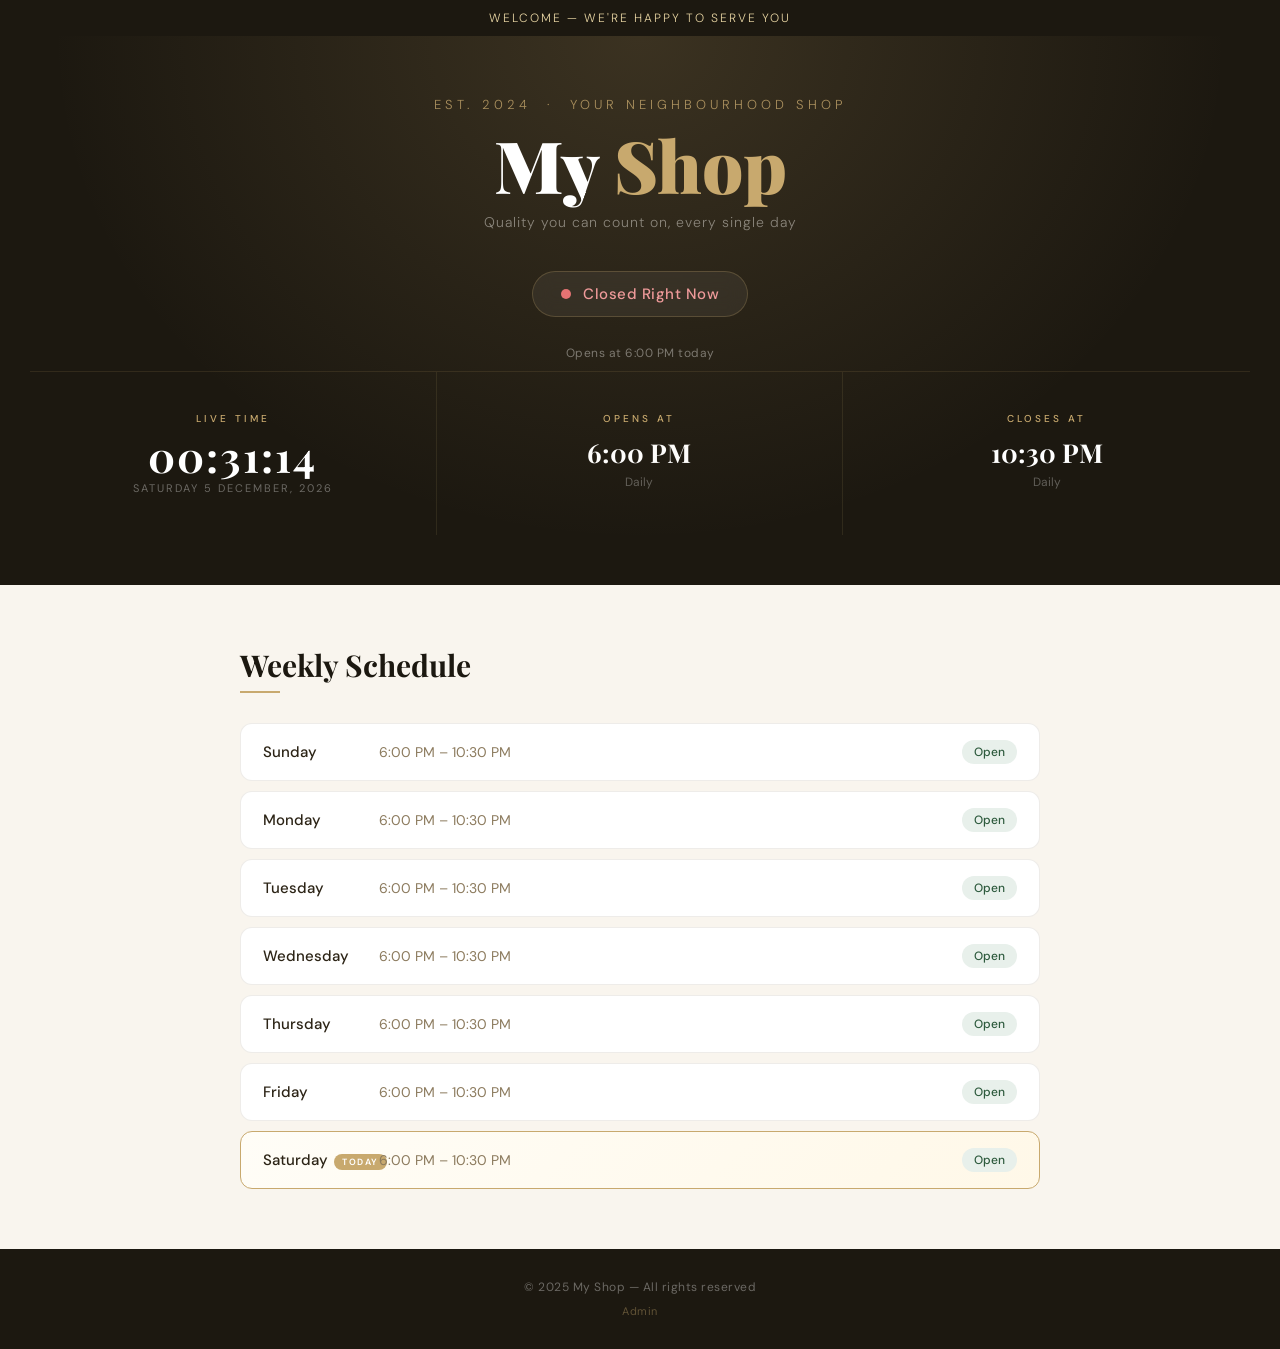
<file: index.html>
<!DOCTYPE html>
<html lang="en">
<head>
<meta charset="UTF-8">
<meta name="viewport" content="width=device-width, initial-scale=1.0">
<title>Ashok Goll Gappe</title>
<link href="https://fonts.googleapis.com/css2?family=Playfair+Display:wght@400;700;900&family=DM+Sans:wght@300;400;500&display=swap" rel="stylesheet">
<style>
  :root {
    --cream: #F9F5EE;
    --warm: #EDE8DF;
    --gold: #C8A96E;
    --gold-light: #E8D5A3;
    --dark: #1C1810;
    --brown: #5C4A2A;
    --green: #2D5A3D;
    --green-light: #E8F0EB;
    --red: #8B2E2E;
    --red-light: #F5E8E8;
    --text: #2C2416;
    --muted: #8C7B5E;
  }

  * { margin: 0; padding: 0; box-sizing: border-box; }

  body {
    font-family: 'DM Sans', sans-serif;
    background: var(--cream);
    color: var(--text);
    min-height: 100vh;
  }

  /* ── PUBLIC PAGE ── */
  #public-page {
    min-height: 100vh;
    display: flex;
    flex-direction: column;
  }

  .top-bar {
    background: var(--dark);
    color: var(--gold-light);
    text-align: center;
    padding: 10px;
    font-size: 12px;
    letter-spacing: 2px;
    text-transform: uppercase;
    font-family: 'DM Sans', sans-serif;
    font-weight: 300;
  }

  .hero {
    background: var(--dark);
    padding: 60px 30px 50px;
    text-align: center;
    position: relative;
    overflow: hidden;
  }

  .hero::before {
    content: '';
    position: absolute;
    inset: 0;
    background: radial-gradient(ellipse at 50% 0%, rgba(200,169,110,0.18) 0%, transparent 65%);
    pointer-events: none;
  }

  .hero-ornament {
    color: var(--gold);
    font-size: 13px;
    letter-spacing: 4px;
    text-transform: uppercase;
    margin-bottom: 14px;
    opacity: 0.8;
    font-weight: 300;
  }

  .shop-name {
    font-family: 'Playfair Display', serif;
    font-size: clamp(38px, 8vw, 72px);
    font-weight: 900;
    color: #fff;
    line-height: 1.05;
    margin-bottom: 10px;
    position: relative;
  }

  .shop-name span { color: var(--gold); }

  .shop-tagline {
    color: rgba(255,255,255,0.45);
    font-size: 14px;
    letter-spacing: 1px;
    font-weight: 300;
    margin-bottom: 40px;
  }

  /* Status card */
  .status-card {
    display: inline-flex;
    align-items: center;
    gap: 12px;
    background: rgba(255,255,255,0.06);
    border: 1px solid rgba(200,169,110,0.25);
    border-radius: 100px;
    padding: 12px 28px;
    margin-bottom: 16px;
    backdrop-filter: blur(10px);
  }

  .status-dot {
    width: 10px;
    height: 10px;
    border-radius: 50%;
    flex-shrink: 0;
    position: relative;
  }

  .status-dot.open {
    background: #4CAF50;
    box-shadow: 0 0 0 0 rgba(76,175,80,0.5);
    animation: pulse-green 2s infinite;
  }

  .status-dot.closed { background: #E57373; }

  @keyframes pulse-green {
    0% { box-shadow: 0 0 0 0 rgba(76,175,80,0.5); }
    70% { box-shadow: 0 0 0 8px rgba(76,175,80,0); }
    100% { box-shadow: 0 0 0 0 rgba(76,175,80,0); }
  }

  .status-text {
    font-size: 15px;
    font-weight: 500;
    color: #fff;
    letter-spacing: 0.5px;
  }

  .status-text.open { color: #A5D6A7; }
  .status-text.closed { color: #EF9A9A; }

  .next-event {
    color: rgba(255,255,255,0.4);
    font-size: 12px;
    letter-spacing: 0.5px;
  }

  /* Info grid */
  .info-grid {
    display: grid;
    grid-template-columns: repeat(auto-fit, minmax(240px, 1fr));
    gap: 0;
    border-top: 1px solid rgba(200,169,110,0.12);
    margin-top: 10px;
  }

  .info-block {
    padding: 40px 30px;
    border-right: 1px solid rgba(200,169,110,0.12);
    background: var(--dark);
    text-align: center;
  }

  .info-block:last-child { border-right: none; }

  .info-label {
    font-size: 10px;
    letter-spacing: 3px;
    text-transform: uppercase;
    color: var(--gold);
    margin-bottom: 10px;
    font-weight: 500;
  }

  .info-value {
    font-family: 'Playfair Display', serif;
    font-size: 26px;
    color: #fff;
    font-weight: 700;
  }

  .info-sub {
    font-size: 12px;
    color: rgba(255,255,255,0.3);
    margin-top: 4px;
  }

  /* Schedule section */
  .section {
    padding: 60px 30px;
    max-width: 860px;
    margin: 0 auto;
    width: 100%;
  }

  .section-title {
    font-family: 'Playfair Display', serif;
    font-size: 30px;
    font-weight: 700;
    margin-bottom: 6px;
    color: var(--dark);
  }

  .section-line {
    width: 40px;
    height: 2px;
    background: var(--gold);
    margin-bottom: 30px;
  }

  .week-grid {
    display: grid;
    gap: 10px;
  }

  .day-row {
    display: flex;
    align-items: center;
    background: #fff;
    border: 1px solid rgba(92,74,42,0.1);
    border-radius: 12px;
    padding: 16px 22px;
    gap: 16px;
    transition: box-shadow 0.2s;
  }

  .day-row:hover { box-shadow: 0 4px 20px rgba(92,74,42,0.08); }

  .day-row.today {
    border-color: var(--gold);
    background: linear-gradient(135deg, #fffdf7, #fff8e8);
  }

  .day-name {
    font-weight: 500;
    font-size: 15px;
    width: 100px;
    flex-shrink: 0;
    color: var(--text);
  }

  .today-badge {
    font-size: 9px;
    letter-spacing: 1.5px;
    text-transform: uppercase;
    background: var(--gold);
    color: #fff;
    padding: 2px 8px;
    border-radius: 20px;
    font-weight: 600;
    margin-left: 6px;
  }

  .day-time {
    flex: 1;
    font-size: 14px;
    color: var(--muted);
  }

  .day-status {
    font-size: 12px;
    font-weight: 500;
    padding: 4px 12px;
    border-radius: 20px;
  }

  .day-status.open-status {
    background: var(--green-light);
    color: var(--green);
  }

  .day-status.closed-status {
    background: var(--red-light);
    color: var(--red);
  }

  /* Notice banner */
  .notice-banner {
    background: linear-gradient(135deg, #FFF8E1, #FFF3CD);
    border: 1px solid #FFD54F;
    border-radius: 12px;
    padding: 18px 22px;
    margin-bottom: 20px;
    display: flex;
    align-items: flex-start;
    gap: 12px;
  }

  .notice-icon { font-size: 18px; flex-shrink: 0; margin-top: 1px; }

  .notice-text { font-size: 14px; color: #5D4037; line-height: 1.5; }
  .notice-text strong { display: block; margin-bottom: 2px; color: #3E2723; }

  /* Footer */
  footer {
    background: var(--dark);
    color: rgba(255,255,255,0.35);
    text-align: center;
    padding: 30px;
    font-size: 12px;
    margin-top: auto;
    letter-spacing: 0.5px;
  }

  .admin-link {
    color: rgba(200,169,110,0.4);
    text-decoration: none;
    cursor: pointer;
    font-size: 11px;
    transition: color 0.2s;
  }
  .admin-link:hover { color: var(--gold); }

  /* Live clock */
  .live-clock {
    font-family: 'Playfair Display', serif;
    font-size: 42px;
    color: #fff;
    font-weight: 700;
    letter-spacing: 2px;
    line-height: 1;
  }

  .live-date {
    font-size: 11px;
    color: rgba(255,255,255,0.35);
    letter-spacing: 2px;
    text-transform: uppercase;
    margin-top: 4px;
  }

  /* ── LOGIN PAGE ── */
  #login-page {
    display: none;
    min-height: 100vh;
    background: var(--dark);
    align-items: center;
    justify-content: center;
    padding: 20px;
  }

  .login-box {
    background: rgba(255,255,255,0.04);
    border: 1px solid rgba(200,169,110,0.2);
    border-radius: 20px;
    padding: 50px 40px;
    width: 100%;
    max-width: 420px;
    text-align: center;
    backdrop-filter: blur(20px);
    animation: fadeUp 0.4s ease;
  }

  @keyframes fadeUp {
    from { opacity: 0; transform: translateY(20px); }
    to { opacity: 1; transform: translateY(0); }
  }

  .login-logo {
    font-family: 'Playfair Display', serif;
    font-size: 28px;
    color: #fff;
    font-weight: 700;
    margin-bottom: 6px;
  }

  .login-logo span { color: var(--gold); }
  .login-sub { color: rgba(255,255,255,0.3); font-size: 13px; margin-bottom: 36px; }

  .form-group { margin-bottom: 16px; text-align: left; }

  .form-label {
    display: block;
    font-size: 11px;
    letter-spacing: 2px;
    text-transform: uppercase;
    color: var(--gold);
    margin-bottom: 8px;
    font-weight: 500;
  }

  .form-input {
    width: 100%;
    background: rgba(255,255,255,0.07);
    border: 1px solid rgba(200,169,110,0.2);
    border-radius: 10px;
    padding: 13px 16px;
    color: #fff;
    font-size: 15px;
    font-family: 'DM Sans', sans-serif;
    outline: none;
    transition: border-color 0.2s;
  }

  .form-input:focus { border-color: var(--gold); }
  .form-input::placeholder { color: rgba(255,255,255,0.2); }

  .login-btn {
    width: 100%;
    background: var(--gold);
    color: var(--dark);
    border: none;
    border-radius: 10px;
    padding: 14px;
    font-size: 15px;
    font-weight: 600;
    font-family: 'DM Sans', sans-serif;
    cursor: pointer;
    margin-top: 8px;
    letter-spacing: 0.5px;
    transition: background 0.2s, transform 0.1s;
  }

  .login-btn:hover { background: var(--gold-light); }
  .login-btn:active { transform: scale(0.98); }

  .login-error {
    color: #EF9A9A;
    font-size: 13px;
    margin-top: 10px;
    display: none;
  }

  .back-link {
    color: rgba(255,255,255,0.3);
    font-size: 13px;
    cursor: pointer;
    margin-top: 20px;
    display: inline-block;
    transition: color 0.2s;
  }
  .back-link:hover { color: rgba(255,255,255,0.6); }

  /* ── ADMIN PAGE ── */
  #admin-page {
    display: none;
    min-height: 100vh;
    background: #F4F1EC;
  }

  .admin-nav {
    background: var(--dark);
    padding: 16px 30px;
    display: flex;
    align-items: center;
    justify-content: space-between;
  }

  .admin-nav-logo {
    font-family: 'Playfair Display', serif;
    color: #fff;
    font-size: 18px;
    font-weight: 700;
  }

  .admin-nav-logo span { color: var(--gold); }

  .nav-actions { display: flex; gap: 10px; align-items: center; }

  .nav-btn {
    background: none;
    border: 1px solid rgba(200,169,110,0.3);
    color: rgba(255,255,255,0.6);
    padding: 7px 16px;
    border-radius: 8px;
    font-size: 13px;
    cursor: pointer;
    font-family: 'DM Sans', sans-serif;
    transition: all 0.2s;
  }

  .nav-btn:hover { border-color: var(--gold); color: var(--gold); }

  .admin-body {
    max-width: 900px;
    margin: 0 auto;
    padding: 40px 20px;
  }

  .admin-greeting {
    font-family: 'Playfair Display', serif;
    font-size: 28px;
    font-weight: 700;
    color: var(--dark);
    margin-bottom: 4px;
  }

  .admin-sub { color: var(--muted); font-size: 14px; margin-bottom: 36px; }

  .card {
    background: #fff;
    border: 1px solid rgba(92,74,42,0.1);
    border-radius: 16px;
    padding: 28px;
    margin-bottom: 20px;
    box-shadow: 0 2px 12px rgba(92,74,42,0.05);
  }

  .card-title {
    font-family: 'Playfair Display', serif;
    font-size: 18px;
    font-weight: 700;
    color: var(--dark);
    margin-bottom: 20px;
    padding-bottom: 14px;
    border-bottom: 1px solid rgba(92,74,42,0.08);
    display: flex;
    align-items: center;
    gap: 10px;
  }

  .card-icon { font-size: 18px; }

  /* Toggle switch */
  .toggle-row {
    display: flex;
    align-items: center;
    justify-content: space-between;
    padding: 16px 0;
    border-bottom: 1px solid rgba(92,74,42,0.06);
  }

  .toggle-row:last-child { border-bottom: none; padding-bottom: 0; }

  .toggle-label { font-size: 15px; font-weight: 500; color: var(--text); }
  .toggle-desc { font-size: 12px; color: var(--muted); margin-top: 2px; }

  .toggle {
    position: relative;
    width: 52px;
    height: 28px;
    flex-shrink: 0;
  }

  .toggle input { display: none; }

  .toggle-track {
    position: absolute;
    inset: 0;
    background: #ddd;
    border-radius: 14px;
    cursor: pointer;
    transition: background 0.3s;
  }

  .toggle input:checked ~ .toggle-track { background: var(--green); }

  .toggle-thumb {
    position: absolute;
    top: 4px;
    left: 4px;
    width: 20px;
    height: 20px;
    background: #fff;
    border-radius: 50%;
    transition: transform 0.3s;
    pointer-events: none;
    box-shadow: 0 1px 4px rgba(0,0,0,0.2);
  }

  .toggle input:checked ~ .toggle-track ~ .toggle-thumb { transform: translateX(24px); }

  /* Time input grid */
  .time-grid {
    display: grid;
    gap: 12px;
  }

  .time-row {
    display: grid;
    grid-template-columns: 110px 1fr 1fr;
    align-items: center;
    gap: 12px;
    padding: 10px 14px;
    background: #FAFAF8;
    border-radius: 10px;
    border: 1px solid rgba(92,74,42,0.07);
  }

  .time-day { font-size: 14px; font-weight: 500; color: var(--text); }

  .time-field { display: flex; flex-direction: column; gap: 4px; }

  .time-field label { font-size: 10px; letter-spacing: 1.5px; text-transform: uppercase; color: var(--muted); }

  .time-input {
    background: #fff;
    border: 1px solid rgba(92,74,42,0.15);
    border-radius: 8px;
    padding: 8px 10px;
    font-size: 14px;
    font-family: 'DM Sans', sans-serif;
    color: var(--text);
    outline: none;
    width: 100%;
    transition: border-color 0.2s;
  }

  .time-input:focus { border-color: var(--gold); }

  /* Notice editor */
  .notice-input {
    width: 100%;
    background: #FAFAF8;
    border: 1px solid rgba(92,74,42,0.15);
    border-radius: 10px;
    padding: 12px 14px;
    font-size: 14px;
    font-family: 'DM Sans', sans-serif;
    color: var(--text);
    outline: none;
    resize: vertical;
    min-height: 80px;
    transition: border-color 0.2s;
  }

  .notice-input:focus { border-color: var(--gold); }

  /* Save button */
  .save-btn {
    background: var(--dark);
    color: #fff;
    border: none;
    border-radius: 10px;
    padding: 14px 32px;
    font-size: 15px;
    font-weight: 500;
    font-family: 'DM Sans', sans-serif;
    cursor: pointer;
    display: flex;
    align-items: center;
    gap: 8px;
    transition: background 0.2s, transform 0.1s;
  }

  .save-btn:hover { background: var(--brown); }
  .save-btn:active { transform: scale(0.98); }

  .save-toast {
    display: inline-flex;
    align-items: center;
    gap: 6px;
    background: var(--green);
    color: #fff;
    padding: 10px 20px;
    border-radius: 30px;
    font-size: 13px;
    font-weight: 500;
    opacity: 0;
    transition: opacity 0.3s;
    margin-left: 12px;
  }

  .save-toast.show { opacity: 1; }

  /* Shop name editor */
  .shop-name-input {
    width: 100%;
    background: #FAFAF8;
    border: 1px solid rgba(92,74,42,0.15);
    border-radius: 10px;
    padding: 12px 14px;
    font-size: 18px;
    font-family: 'Playfair Display', serif;
    color: var(--text);
    outline: none;
    font-weight: 700;
    transition: border-color 0.2s;
    margin-bottom: 12px;
  }
  .shop-name-input:focus { border-color: var(--gold); }

  .tagline-input {
    width: 100%;
    background: #FAFAF8;
    border: 1px solid rgba(92,74,42,0.15);
    border-radius: 10px;
    padding: 11px 14px;
    font-size: 14px;
    font-family: 'DM Sans', sans-serif;
    color: var(--text);
    outline: none;
    transition: border-color 0.2s;
  }
  .tagline-input:focus { border-color: var(--gold); }

  .hint { font-size: 12px; color: var(--muted); margin-top: 6px; }

  /* Status override */
  .override-btns { display: flex; gap: 10px; flex-wrap: wrap; margin-top: 12px; }

  .override-btn {
    flex: 1;
    min-width: 120px;
    padding: 14px;
    border-radius: 10px;
    border: 2px solid transparent;
    font-size: 14px;
    font-weight: 500;
    font-family: 'DM Sans', sans-serif;
    cursor: pointer;
    transition: all 0.2s;
    text-align: center;
  }

  .override-btn.auto {
    background: var(--warm);
    border-color: rgba(92,74,42,0.15);
    color: var(--brown);
  }

  .override-btn.force-open {
    background: var(--green-light);
    border-color: transparent;
    color: var(--green);
  }

  .override-btn.force-closed {
    background: var(--red-light);
    border-color: transparent;
    color: var(--red);
  }

  .override-btn.active { border-color: currentColor; font-weight: 600; }

  .hidden { display: none !important; }

  @media (max-width: 600px) {
    .time-row { grid-template-columns: 90px 1fr 1fr; }
    .info-grid { grid-template-columns: 1fr; }
    .info-block { border-right: none; border-bottom: 1px solid rgba(200,169,110,0.12); }
    .info-block:last-child { border-bottom: none; }
    .day-row { flex-wrap: wrap; }
    .login-box { padding: 36px 24px; }
  }
</style>
</head>
<body>

<!-- ════════ PUBLIC PAGE ════════ -->
<div id="public-page">
  <div class="top-bar" id="top-bar-msg">Welcome — We're happy to serve you</div>

  <div class="hero">
    <div class="hero-ornament">Est. 2024 &nbsp;·&nbsp; Your Neighbourhood Shop</div>
    <h1 class="shop-name" id="display-shop-name">My <span>Shop</span></h1>
    <p class="shop-tagline" id="display-tagline">Quality you can count on, every single day</p>

    <div style="margin-bottom: 12px;">
      <div class="status-card" id="status-card">
        <div class="status-dot" id="status-dot"></div>
        <span class="status-text" id="status-text">Checking...</span>
      </div>
    </div>
    <div class="next-event" id="next-event-text"></div>

    <div class="info-grid">
      <div class="info-block">
        <div class="info-label">Live Time</div>
        <div class="live-clock" id="live-clock">--:--</div>
        <div class="live-date" id="live-date">---</div>
      </div>
      <div class="info-block">
        <div class="info-label">Opens At</div>
        <div class="info-value" id="display-open-time">6:00 PM</div>
        <div class="info-sub">Daily</div>
      </div>
      <div class="info-block">
        <div class="info-label">Closes At</div>
        <div class="info-value" id="display-close-time">10:30 PM</div>
        <div class="info-sub">Daily</div>
      </div>
    </div>
  </div>

  <!-- Notice banner (shown if notice set) -->
  <div class="section" id="notice-section" style="padding-bottom: 0; display:none;">
    <div class="notice-banner">
      <div class="notice-icon">📢</div>
      <div class="notice-text">
        <strong>Notice</strong>
        <span id="notice-display-text"></span>
      </div>
    </div>
  </div>

  <div class="section">
    <h2 class="section-title">Weekly Schedule</h2>
    <div class="section-line"></div>
    <div class="week-grid" id="week-grid"></div>
  </div>

  <footer>
    <div style="margin-bottom: 8px;">© 2025 My Shop — All rights reserved</div>
    <span class="admin-link" onclick="showLogin()">Admin</span>
  </footer>
</div>

<!-- ════════ LOGIN PAGE ════════ -->
<div id="login-page">
  <div class="login-box">
    <div class="login-logo">Shop <span>Admin</span></div>
    <div class="login-sub">Sign in to manage your shop</div>
    <div class="form-group">
      <label class="form-label">Username</label>
      <input class="form-input" type="text" id="login-user" placeholder="Enter username" autocomplete="off">
    </div>
    <div class="form-group">
      <label class="form-label">Password</label>
      <input class="form-input" type="password" id="login-pass" placeholder="Enter password">
    </div>
    <button class="login-btn" onclick="doLogin()">Sign In →</button>
    <div class="login-error" id="login-error">Incorrect username or password.</div>
    <div class="back-link" onclick="showPublic()">← Back to Shop</div>
  </div>
</div>

<!-- ════════ ADMIN PAGE ════════ -->
<div id="admin-page">
  <nav class="admin-nav">
    <div class="admin-nav-logo">Shop <span>Admin</span></div>
    <div class="nav-actions">
      <button class="nav-btn" onclick="showPublic()">View Shop ↗</button>
      <button class="nav-btn" onclick="doLogout()">Logout</button>
    </div>
  </nav>

  <div class="admin-body">
    <div class="admin-greeting">Control Centre</div>
    <div class="admin-sub" id="admin-datetime">Loading...</div>

    <!-- Shop Identity -->
    <div class="card">
      <div class="card-title"><span class="card-icon">🏪</span> Shop Identity</div>
      <input class="shop-name-input" id="admin-shop-name" type="text" placeholder="Shop Name">
      <input class="tagline-input" id="admin-tagline" type="text" placeholder="Tagline / Description">
      <p class="hint">This appears on the public page header.</p>
    </div>

    <!-- Today's Status -->
    <div class="card">
      <div class="card-title"><span class="card-icon">🔴</span> Today's Status Override</div>
      <p style="font-size:14px; color:var(--muted); margin-bottom: 12px;">Override automatic open/close for today only. Auto resets daily.</p>
      <div class="override-btns">
        <button class="override-btn auto active" id="btn-auto" onclick="setOverride('auto')">🤖 Auto (Use Schedule)</button>
        <button class="override-btn force-open" id="btn-open" onclick="setOverride('open')">✅ Force Open</button>
        <button class="override-btn force-closed" id="btn-closed" onclick="setOverride('closed')">🔒 Closed Today</button>
      </div>
    </div>

    <!-- Weekly Schedule -->
    <div class="card">
      <div class="card-title"><span class="card-icon">📅</span> Weekly Schedule</div>
      <div class="time-grid" id="admin-time-grid"></div>
    </div>

    <!-- Notice -->
    <div class="card">
      <div class="card-title"><span class="card-icon">📢</span> Notice / Announcement</div>
      <textarea class="notice-input" id="admin-notice" placeholder="e.g. Closed on 15th August for Independence Day. Will reopen 16th August."></textarea>
      <p class="hint">Leave empty to hide the notice banner on the public page.</p>
    </div>

    <div style="display:flex; align-items:center; flex-wrap:wrap; gap:12px;">
      <button class="save-btn" onclick="saveAll()">💾 Save Changes</button>
      <span class="save-toast" id="save-toast">✓ Saved successfully</span>
    </div>
  </div>
</div>

<script>
// ── DEFAULTS ──────────────────────────────────────────────────────────────────
const DAYS = ['Sunday','Monday','Tuesday','Wednesday','Thursday','Friday','Saturday'];
const CREDS = { user: 'admin', pass: 'shop1234' };

function defaultData() {
  const schedule = {};
  DAYS.forEach(d => { schedule[d] = { open: '18:00', close: '22:30', enabled: true }; });
  return {
    shopName: 'My Shop',
    tagline: 'Quality you can count on, every single day',
    schedule,
    override: 'auto',   // 'auto' | 'open' | 'closed'
    overrideDate: '',   // stores which date override was set
    notice: ''
  };
}

function loadData() {
  try { return JSON.parse(localStorage.getItem('shopData')) || defaultData(); }
  catch { return defaultData(); }
}

function saveData(d) { localStorage.setItem('shopData', JSON.stringify(d)); }

let data = loadData();

// Reset override if it was set on a different date
const todayStr = new Date().toDateString();
if (data.overrideDate !== todayStr) { data.override = 'auto'; data.overrideDate = todayStr; saveData(data); }

// ── TIME HELPERS ──────────────────────────────────────────────────────────────
function to12(t24) {
  if (!t24) return '--';
  let [h, m] = t24.split(':').map(Number);
  const ampm = h >= 12 ? 'PM' : 'AM';
  h = h % 12 || 12;
  return `${h}:${String(m).padStart(2,'0')} ${ampm}`;
}

function timeToMins(t24) {
  const [h, m] = t24.split(':').map(Number);
  return h * 60 + m;
}

function isOpenNow() {
  const now = new Date();
  const todayDay = DAYS[now.getDay()];
  const sched = data.schedule[todayDay];
  const override = data.override;

  if (override === 'open') return true;
  if (override === 'closed') return false;
  if (!sched.enabled) return false;

  const nowMins = now.getHours() * 60 + now.getMinutes();
  return nowMins >= timeToMins(sched.open) && nowMins < timeToMins(sched.close);
}

// ── PUBLIC PAGE ───────────────────────────────────────────────────────────────
function renderPublic() {
  data = loadData();
  const now = new Date();
  const todayDay = DAYS[now.getDay()];

  // Shop info
  const nameParts = data.shopName.split(' ');
  const last = nameParts.pop();
  document.getElementById('display-shop-name').innerHTML =
    nameParts.join(' ') + (nameParts.length ? ' ' : '') + `<span>${last}</span>`;
  document.getElementById('display-tagline').textContent = data.tagline;

  // Status
  const open = isOpenNow();
  const dot = document.getElementById('status-dot');
  const txt = document.getElementById('status-text');
  dot.className = 'status-dot ' + (open ? 'open' : 'closed');
  txt.className = 'status-text ' + (open ? 'open' : 'closed');
  txt.textContent = open ? 'Open Now' : 'Closed Right Now';

  // Next event
  const sched = data.schedule[todayDay];
  const ne = document.getElementById('next-event-text');
  if (data.override === 'closed') {
    ne.textContent = 'Shop is closed today';
  } else if (data.override === 'open') {
    ne.textContent = 'Shop is open today (special hours)';
  } else if (sched.enabled) {
    if (open) {
      ne.textContent = `Closes at ${to12(sched.close)} today`;
    } else {
      const nowMins = now.getHours() * 60 + now.getMinutes();
      if (nowMins < timeToMins(sched.open)) {
        ne.textContent = `Opens at ${to12(sched.open)} today`;
      } else {
        ne.textContent = 'Closed for today — see you tomorrow!';
      }
    }
  } else {
    ne.textContent = 'Closed today — see you soon!';
  }

  // Today's times in header
  document.getElementById('display-open-time').textContent = to12(sched.open);
  document.getElementById('display-close-time').textContent = to12(sched.close);

  // Notice
  const noticeSection = document.getElementById('notice-section');
  if (data.notice && data.notice.trim()) {
    noticeSection.style.display = 'block';
    document.getElementById('notice-display-text').textContent = data.notice;
  } else {
    noticeSection.style.display = 'none';
  }

  // Week grid
  const grid = document.getElementById('week-grid');
  grid.innerHTML = '';
  DAYS.forEach(day => {
    const s = data.schedule[day];
    const isToday = day === todayDay;
    const div = document.createElement('div');
    div.className = 'day-row' + (isToday ? ' today' : '');
    const isOpen = s.enabled && !(isToday && data.override === 'closed') && (isToday ? data.override !== 'auto' ? data.override === 'open' : s.enabled : s.enabled);
    const actuallyOpen = isToday ? (data.override === 'open' ? true : data.override === 'closed' ? false : s.enabled) : s.enabled;
    div.innerHTML = `
      <div class="day-name">${day}${isToday ? '<span class="today-badge">Today</span>' : ''}</div>
      <div class="day-time">${actuallyOpen ? `${to12(s.open)} – ${to12(s.close)}` : '—'}</div>
      <div class="day-status ${actuallyOpen ? 'open-status' : 'closed-status'}">${actuallyOpen ? 'Open' : 'Closed'}</div>
    `;
    grid.appendChild(div);
  });
}

// Live clock
function updateClock() {
  const now = new Date();
  const h = String(now.getHours()).padStart(2,'0');
  const m = String(now.getMinutes()).padStart(2,'0');
  const s = String(now.getSeconds()).padStart(2,'0');
  document.getElementById('live-clock').textContent = `${h}:${m}:${s}`;
  document.getElementById('live-date').textContent =
    now.toLocaleDateString('en-IN', { weekday:'long', day:'numeric', month:'long', year:'numeric' });
}

setInterval(updateClock, 1000);
updateClock();
setInterval(renderPublic, 30000); // refresh status every 30s

// ── NAVIGATION ────────────────────────────────────────────────────────────────
function showPublic() {
  renderPublic();
  document.getElementById('public-page').style.display = 'flex';
  document.getElementById('login-page').style.display = 'none';
  document.getElementById('admin-page').style.display = 'none';
}

function showLogin() {
  document.getElementById('public-page').style.display = 'none';
  document.getElementById('login-page').style.display = 'flex';
  document.getElementById('admin-page').style.display = 'none';
  document.getElementById('login-error').style.display = 'none';
  document.getElementById('login-user').value = '';
  document.getElementById('login-pass').value = '';
}

function showAdmin() {
  document.getElementById('public-page').style.display = 'none';
  document.getElementById('login-page').style.display = 'none';
  document.getElementById('admin-page').style.display = 'block';
  renderAdmin();
}

// ── AUTH ──────────────────────────────────────────────────────────────────────
function doLogin() {
  const u = document.getElementById('login-user').value.trim();
  const p = document.getElementById('login-pass').value;
  if (u === CREDS.user && p === CREDS.pass) {
    showAdmin();
  } else {
    document.getElementById('login-error').style.display = 'block';
  }
}

document.addEventListener('keydown', e => {
  if (e.key === 'Enter' && document.getElementById('login-page').style.display !== 'none') doLogin();
});

function doLogout() { showPublic(); }

// ── ADMIN ─────────────────────────────────────────────────────────────────────
function buildAdminTimeGrid() {
  const grid = document.getElementById('admin-time-grid');
  grid.innerHTML = '';
  DAYS.forEach(day => {
    const s = data.schedule[day];
    const row = document.createElement('div');
    row.className = 'time-row';
    row.innerHTML = `
      <div class="time-day">${day}</div>
      <div class="time-field">
        <label>Opens</label>
        <input class="time-input" type="time" id="open-${day}" value="${s.open}">
      </div>
      <div class="time-field" style="display:flex; flex-direction:column; gap:4px;">
        <div style="display:flex; justify-content:space-between; align-items:center;">
          <label>Closes</label>
          <label style="display:flex;align-items:center;gap:5px;cursor:pointer; font-size:10px; text-transform:uppercase; letter-spacing:1px; color:var(--muted);">
            <div class="toggle" style="width:36px;height:20px;">
              <input type="checkbox" id="enabled-${day}" ${s.enabled ? 'checked' : ''}>
              <div class="toggle-track"></div>
              <div class="toggle-thumb" style="top:3px;left:3px;width:14px;height:14px;"></div>
            </div>
            Open
          </label>
        </div>
        <input class="time-input" type="time" id="close-${day}" value="${s.close}">
      </div>
    `;
    grid.appendChild(row);
  });
}

function setOverride(val) {
  data.override = val;
  data.overrideDate = new Date().toDateString();
  ['auto','open','closed'].forEach(v => {
    document.getElementById('btn-' + (v === 'open' ? 'open' : v === 'closed' ? 'closed' : 'auto'))
      .classList.toggle('active', v === val);
  });
}

function renderAdmin() {
  data = loadData();
  const now = new Date();
  document.getElementById('admin-datetime').textContent =
    now.toLocaleDateString('en-IN', { weekday:'long', day:'numeric', month:'long', year:'numeric', hour:'2-digit', minute:'2-digit' });
  document.getElementById('admin-shop-name').value = data.shopName;
  document.getElementById('admin-tagline').value = data.tagline;
  document.getElementById('admin-notice').value = data.notice || '';
  buildAdminTimeGrid();
  setOverride(data.override);
}

function saveAll() {
  data.shopName = document.getElementById('admin-shop-name').value || 'My Shop';
  data.tagline = document.getElementById('admin-tagline').value;
  data.notice = document.getElementById('admin-notice').value;

  DAYS.forEach(day => {
    data.schedule[day].open = document.getElementById('open-' + day).value;
    data.schedule[day].close = document.getElementById('close-' + day).value;
    data.schedule[day].enabled = document.getElementById('enabled-' + day).checked;
  });

  saveData(data);

  const toast = document.getElementById('save-toast');
  toast.classList.add('show');
  setTimeout(() => toast.classList.remove('show'), 2500);
}

// ── INIT ──────────────────────────────────────────────────────────────────────
showPublic();
</script>
</body>
</html>
</file>
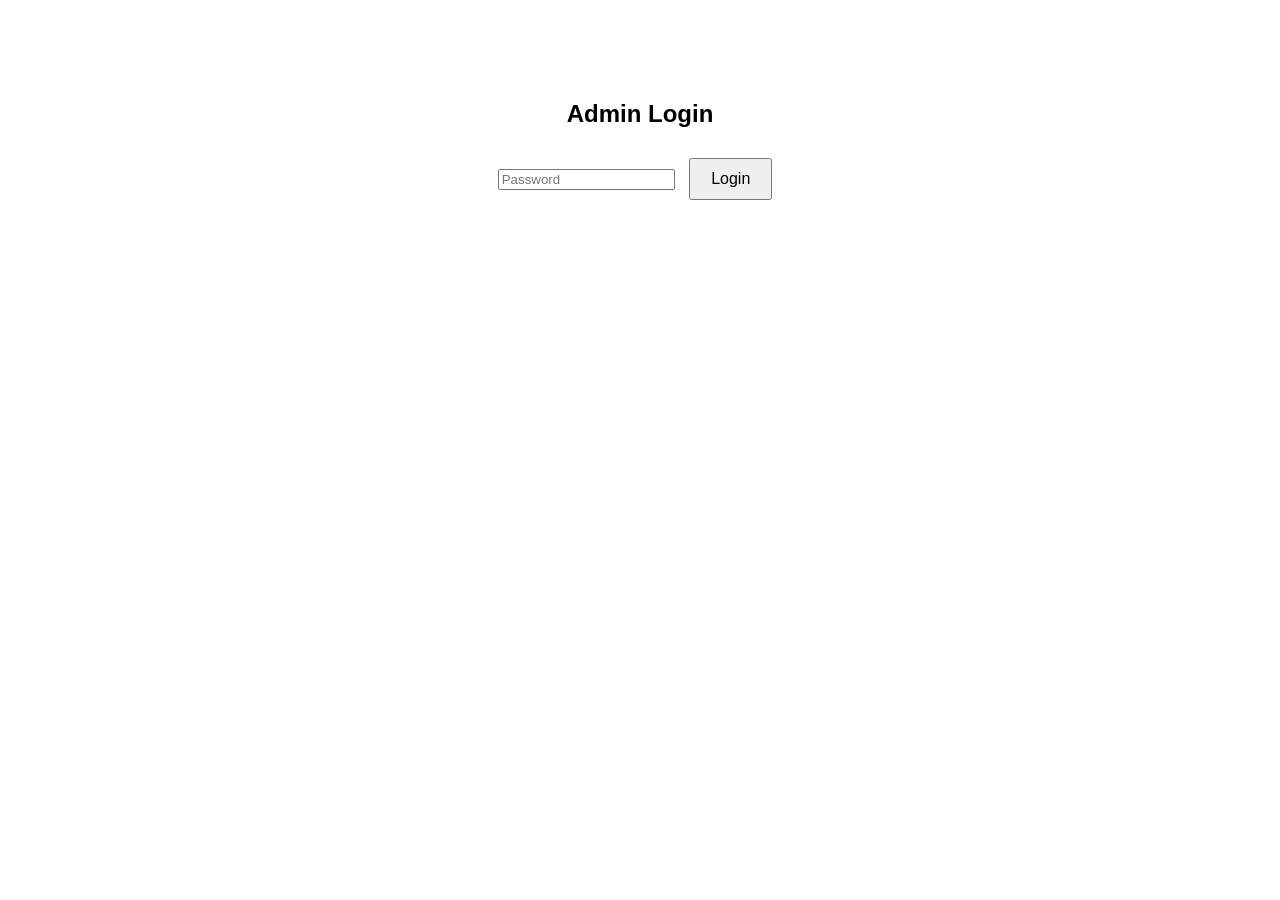
<file: admin.html>
<!DOCTYPE html>
<html>
<head>
  <title>Admin Panel</title>
  <link rel="stylesheet" href="style.css">
</head>
<body>

<h2>Admin Login</h2>
<input id="pass" type="password" placeholder="Password">
<button onclick="login()">Login</button>

<div id="panel" style="display:none;">
  <h3>Change Shop Status</h3>
  <button onclick="setStatus('OPEN')">OPEN</button>
  <button onclick="setStatus('CLOSED')">CLOSED</button>
</div>

<script src="script.js"></script>
</body>
</html>
</file>
<file: style.css>
body {
  font-family: Arial, sans-serif;
  text-align: center;
  margin-top: 100px;
}

button {
  padding: 10px 20px;
  margin: 10px;
  font-size: 16px;
}
</file>
